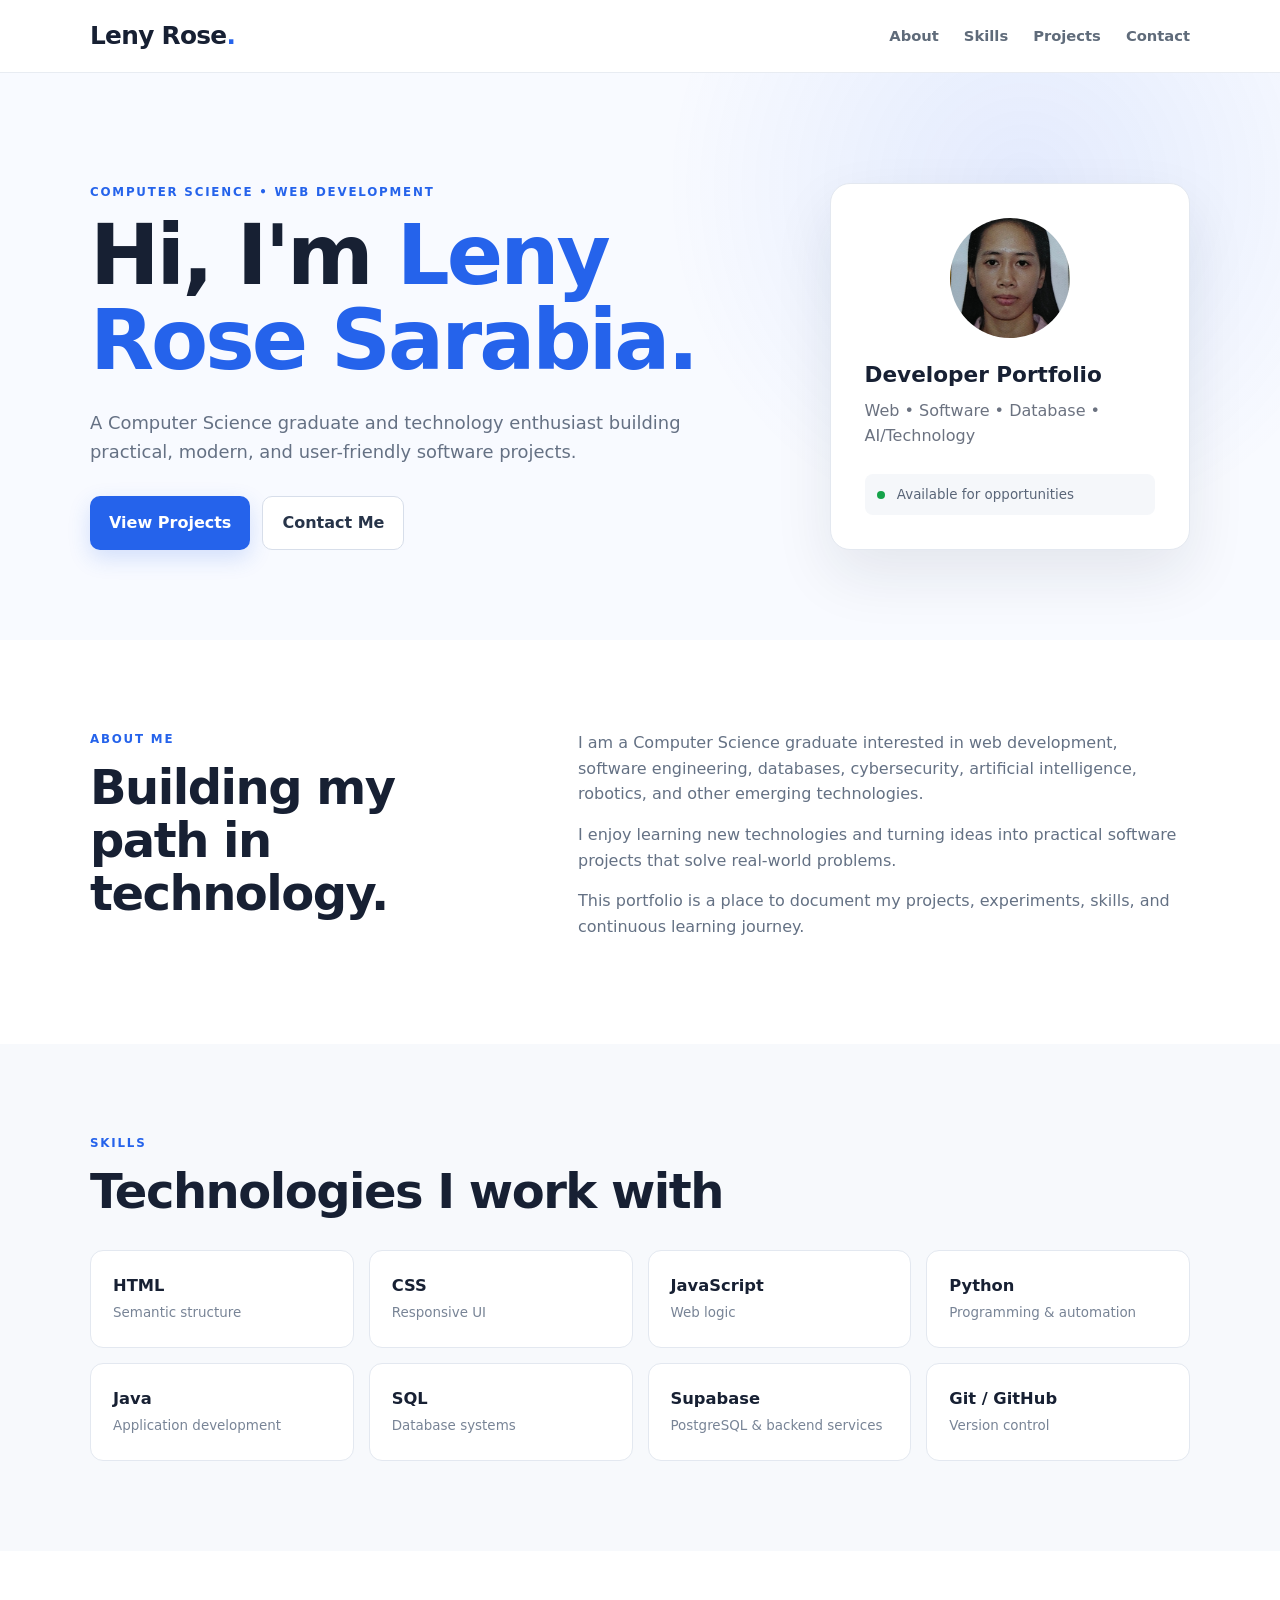
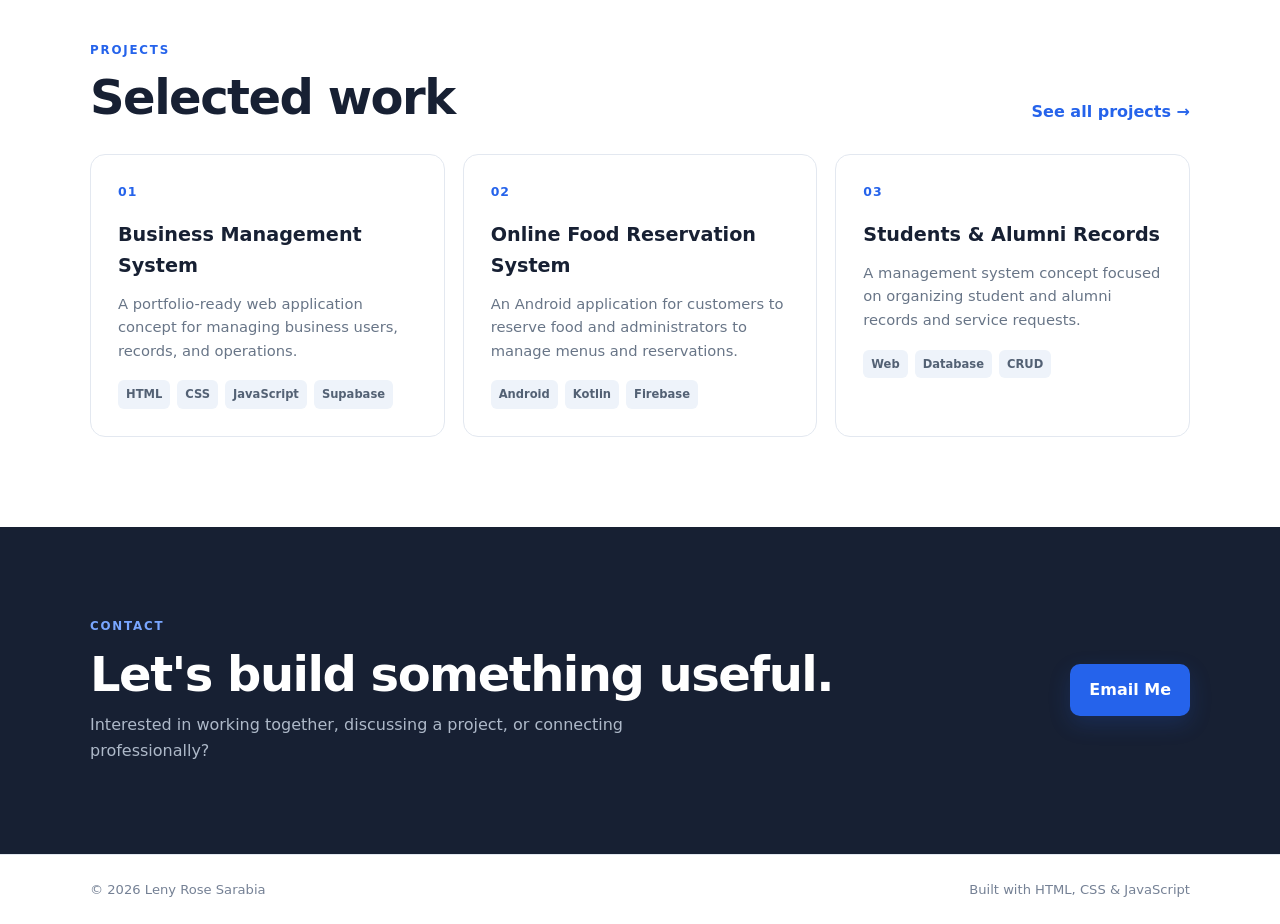
<file: index.html>
<!DOCTYPE html>
<html lang="en">

<head>

  <meta charset="UTF-8">
  <meta name="viewport" content="width=device-width, initial-scale=1.0">

  <meta
    name="description"
    content="Leny Rose Sarabia — Computer Science graduate, developer, and technology enthusiast."
  >

  <meta name="author" content="Leny Rose Sarabia">

  <title>Leny Rose Sarabia | Portfolio</title>

  <link rel="stylesheet" href="style.css">

</head>

<body>

  <!-- ================= HEADER ================= -->
  <header class="site-header">

    <nav class="nav container">

      <a
        class="brand"
        href="index.html"
        aria-label="Leny Rose Sarabia home"
      >
        Leny Rose<span>.</span>
      </a>

      <!-- Desktop Navigation -->
      <div class="nav-links" id="navLinks">

        <a href="#about">About</a>

        <a href="#skills">Skills</a>

        <a href="#projects">Projects</a>

        <a href="#contact">Contact</a>

      </div>

      <!-- Mobile Menu Button -->
      <button
        class="menu-toggle"
        type="button"
        aria-label="Open navigation menu"
        aria-expanded="false"
        aria-controls="navLinks"
      >
        ☰
      </button>

    </nav>

  </header>

  <main>

    <!-- ================= HERO ================= -->
    <section class="hero">

      <div class="container hero-grid">

        <div class="hero-content">

          <p class="eyebrow">
            COMPUTER SCIENCE • WEB DEVELOPMENT
          </p>

          <h1>
            Hi, I'm <span>Leny Rose Sarabia.</span>
          </h1>

          <p class="hero-text">
            A Computer Science graduate and technology enthusiast building
            practical, modern, and user-friendly software projects.
          </p>

          <div class="hero-actions">

            <a class="btn primary" href="#projects">
              View Projects
            </a>

            <a class="btn outline" href="#contact">
              Contact Me
            </a>

          </div>

        </div>

        <div class="hero-card">

          <div class="avatar">
            <img src="profile.jpg" alt="Leny Rise Sarabia">
          </div>

          <h2>
            Developer Portfolio
          </h2>

          <p>
            Web • Software • Database • AI/Technology
          </p>

          <div class="status">
            <span></span>
            Available for opportunities
          </div>

        </div>

      </div>

    </section>

    <!-- ================= ABOUT ================= -->
    <section id="about" class="section">

      <div class="container two-col">

        <div>

          <p class="eyebrow">
            ABOUT ME
          </p>

          <h2>
            Building my path in technology.
          </h2>

        </div>

        <div class="about-text">

          <p>
            I am a Computer Science graduate interested in web development,
            software engineering, databases, cybersecurity, artificial
            intelligence, robotics, and other emerging technologies.
          </p>

          <p>
            I enjoy learning new technologies and turning ideas into
            practical software projects that solve real-world problems.
          </p>

          <p>
            This portfolio is a place to document my projects, experiments,
            skills, and continuous learning journey.
          </p>

        </div>

      </div>

    </section>

    <!-- ================= SKILLS ================= -->
    <section id="skills" class="section section-muted">

      <div class="container">

        <p class="eyebrow">
          SKILLS
        </p>

        <h2>
          Technologies I work with
        </h2>

        <div class="skill-grid">

          <div class="skill-card">
            <strong>HTML</strong>
            <span>Semantic structure</span>
          </div>

          <div class="skill-card">
            <strong>CSS</strong>
            <span>Responsive UI</span>
          </div>

          <div class="skill-card">
            <strong>JavaScript</strong>
            <span>Web logic</span>
          </div>

          <div class="skill-card">
            <strong>Python</strong>
            <span>Programming & automation</span>
          </div>

          <div class="skill-card">
            <strong>Java</strong>
            <span>Application development</span>
          </div>

          <div class="skill-card">
            <strong>SQL</strong>
            <span>Database systems</span>
          </div>

          <div class="skill-card">
            <strong>Supabase</strong>
            <span>PostgreSQL & backend services</span>
          </div>

          <div class="skill-card">
            <strong>Git / GitHub</strong>
            <span>Version control</span>
          </div>

        </div>

      </div>

    </section>

    <!-- ================= PROJECTS ================= -->
    <section id="projects" class="section">

      <div class="container">

        <div class="section-head">

          <div>

            <p class="eyebrow">
              PROJECTS
            </p>

            <h2>
              Selected work
            </h2>

          </div>

          <a class="text-link" href="projects.html">
            See all projects →
          </a>

        </div>

        <div class="project-grid">

          <!-- Project 01 -->
          <article class="project-card">

            <div class="project-number">
              01
            </div>

            <h3>
              Business Management System
            </h3>

            <p>
              A portfolio-ready web application concept for managing
              business users, records, and operations.
            </p>

            <div class="tags">

              <span>HTML</span>
              <span>CSS</span>
              <span>JavaScript</span>
              <span>Supabase</span>

            </div>

          </article>

          <!-- Project 02 -->
          <article class="project-card">

            <div class="project-number">
              02
            </div>

            <h3>
              Online Food Reservation System
            </h3>

            <p>
              An Android application for customers to reserve food and
              administrators to manage menus and reservations.
            </p>

            <div class="tags">

              <span>Android</span>
              <span>Kotlin</span>
              <span>Firebase</span>

            </div>

          </article>

          <!-- Project 03 -->
          <article class="project-card">

            <div class="project-number">
              03
            </div>

            <h3>
              Students & Alumni Records
            </h3>

            <p>
              A management system concept focused on organizing student
              and alumni records and service requests.
            </p>

            <div class="tags">

              <span>Web</span>
              <span>Database</span>
              <span>CRUD</span>

            </div>

          </article>

        </div>

      </div>

    </section>

    <!-- ================= CONTACT ================= -->
    <section id="contact" class="section contact-section">

      <div class="container contact-card">

        <div>

          <p class="eyebrow">
            CONTACT
          </p>

          <h2>
            Let's build something useful.
          </h2>

          <p>
            Interested in working together, discussing a project,
            or connecting professionally?
          </p>

        </div>

        <a
          class="btn primary"
          href="mailto:lenyrosesarabia@gmail.com"
        >
          Email Me
        </a>

      </div>

    </section>

  </main>

  <!-- ================= FOOTER ================= -->
  <footer class="footer">

    <div class="container footer-inner">

      <span>
        © <span id="year"></span> Leny Rose Sarabia
      </span>

      <span>
        Built with HTML, CSS & JavaScript
      </span>

    </div>

  </footer>

  <script src="script.js"></script>

</body>

</html>
</file>
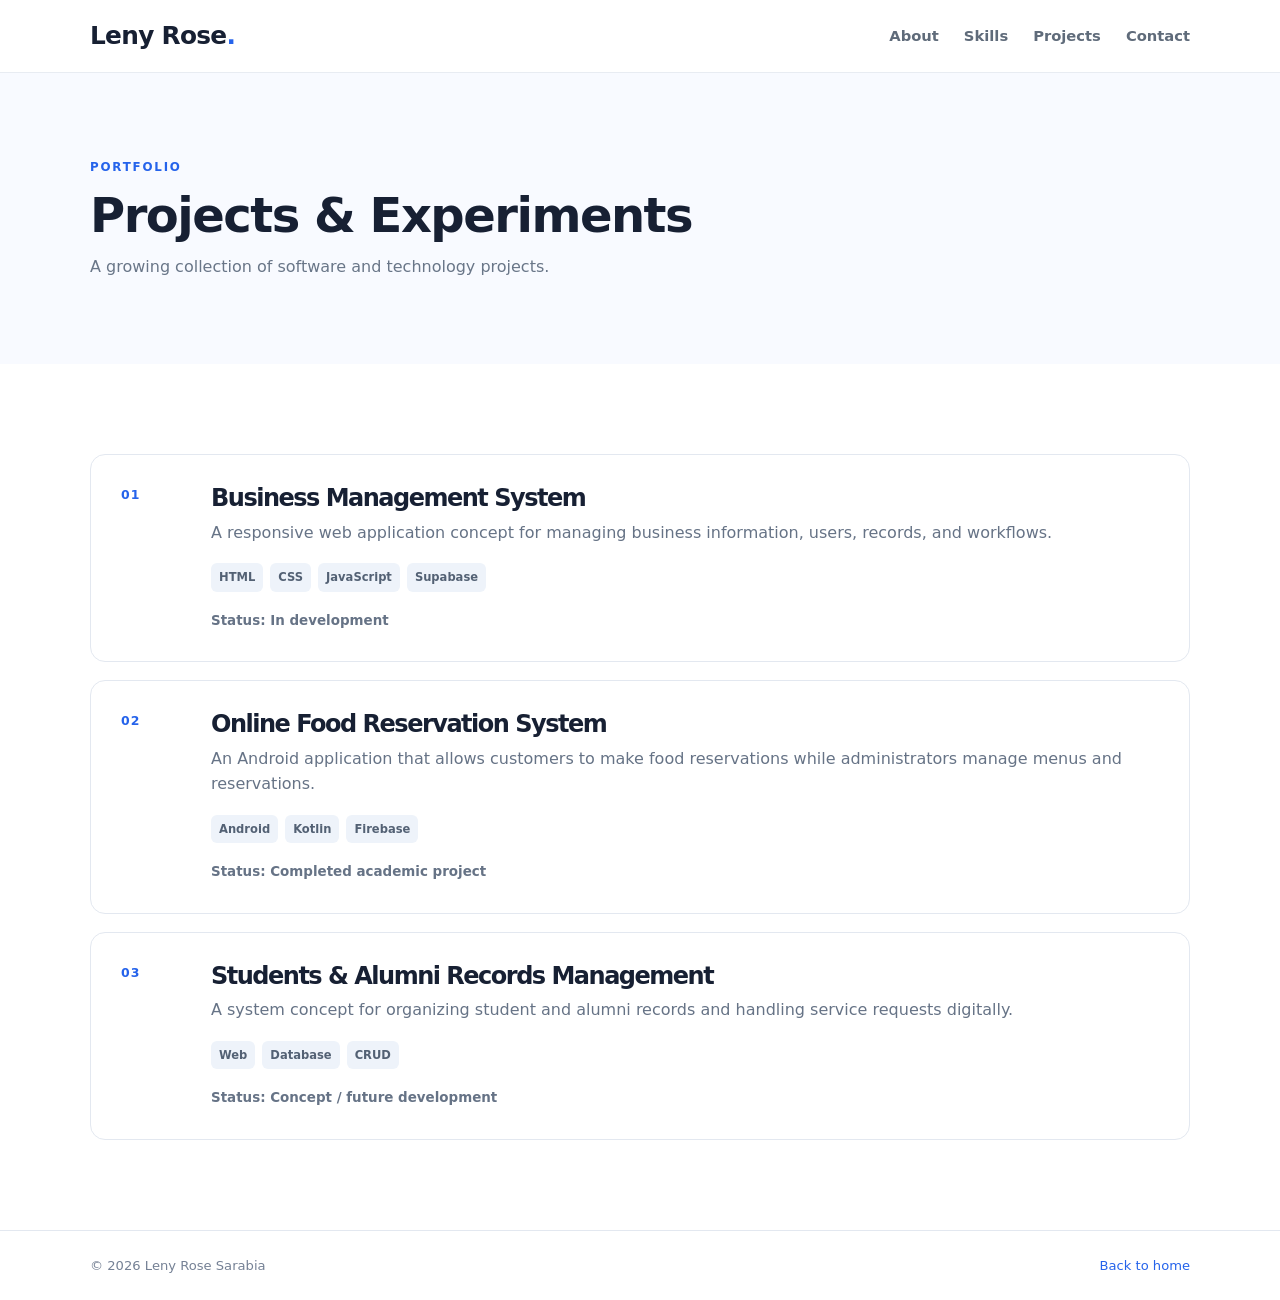
<file: projects.html>
<!DOCTYPE html>
<html lang="en">

<head>

  <meta charset="UTF-8">
  <meta name="viewport" content="width=device-width, initial-scale=1.0">

  <meta
    name="description"
    content="Projects and experiments by Leny Rose Sarabia, Computer Science graduate and developer."
  >

  <meta name="author" content="Leny Rose Sarabia">

  <title>Projects | Leny Rose Sarabia</title>

  <link rel="stylesheet" href="style.css">

</head>

<body>

  <!-- ================= HEADER ================= -->
  <header class="site-header">

    <nav class="nav container">

      <a
        class="brand"
        href="index.html"
        aria-label="Leny Rose Sarabia home"
      >
        Leny Rose<span>.</span>
      </a>

      <!-- Desktop Navigation -->
      <div class="nav-links" id="navLinks">

        <a href="index.html#about">
          About
        </a>

        <a href="index.html#skills">
          Skills
        </a>

        <a href="index.html#projects">
          Projects
        </a>

        <a href="index.html#contact">
          Contact
        </a>

      </div>

      <!-- Mobile Menu Button -->
      <button
        class="menu-toggle"
        type="button"
        aria-label="Open navigation menu"
        aria-expanded="false"
        aria-controls="navLinks"
      >
        ☰
      </button>

    </nav>

  </header>

  <main>

    <!-- ================= PAGE HERO ================= -->
    <section class="page-hero">

      <div class="container">

        <p class="eyebrow">
          PORTFOLIO
        </p>

        <h1>
          Projects & Experiments
        </h1>

        <p>
          A growing collection of software and technology projects.
        </p>

      </div>

    </section>

    <!-- ================= PROJECT LIST ================= -->
    <section class="section">

      <div class="container project-list">

        <!-- Project 01 -->
        <article class="project-detail">

          <div class="project-number">
            01
          </div>

          <div>

            <h2>
              Business Management System
            </h2>

            <p>
              A responsive web application concept for managing
              business information, users, records, and workflows.
            </p>

            <div class="tags">

              <span>HTML</span>
              <span>CSS</span>
              <span>JavaScript</span>
              <span>Supabase</span>

            </div>

            <p class="project-status">
              Status: In development
            </p>

          </div>

        </article>

        <!-- Project 02 -->
        <article class="project-detail">

          <div class="project-number">
            02
          </div>

          <div>

            <h2>
              Online Food Reservation System
            </h2>

            <p>
              An Android application that allows customers to make
              food reservations while administrators manage menus
              and reservations.
            </p>

            <div class="tags">

              <span>Android</span>
              <span>Kotlin</span>
              <span>Firebase</span>

            </div>

            <p class="project-status">
              Status: Completed academic project
            </p>

          </div>

        </article>

        <!-- Project 03 -->
        <article class="project-detail">

          <div class="project-number">
            03
          </div>

          <div>

            <h2>
              Students & Alumni Records Management
            </h2>

            <p>
              A system concept for organizing student and alumni
              records and handling service requests digitally.
            </p>

            <div class="tags">

              <span>Web</span>
              <span>Database</span>
              <span>CRUD</span>

            </div>

            <p class="project-status">
              Status: Concept / future development
            </p>

          </div>

        </article>

      </div>

    </section>

  </main>

  <!-- ================= FOOTER ================= -->
  <footer class="footer">

    <div class="container footer-inner">

      <span>
        © <span id="year"></span> Leny Rose Sarabia
      </span>

      <a href="index.html">
        Back to home
      </a>

    </div>

  </footer>

  <script src="script.js"></script>

</body>

</html>
</file>
<file: style.css>
/* =========================================================
   RESET
========================================================= */

* {
  margin: 0;
  padding: 0;
  box-sizing: border-box;
}

/* =========================================================
   BASE
========================================================= */

html {
  scroll-behavior: smooth;
  scroll-padding-top: 90px;
}

body {
  font-family:
    Inter,
    ui-sans-serif,
    system-ui,
    -apple-system,
    BlinkMacSystemFont,
    "Segoe UI",
    sans-serif;

  color: #172033;
  background: #ffffff;
  line-height: 1.6;
}

a {
  color: inherit;
}

button,
input,
textarea {
  font: inherit;
}

button {
  cursor: pointer;
}

.container {
  width: min(1100px, 92%);
  margin: 0 auto;
}

/* =========================================================
   HEADER / NAVIGATION
========================================================= */

.site-header {
  background: rgba(255, 255, 255, 0.94);
  backdrop-filter: blur(12px);

  border-bottom: 1px solid #e8ecf2;

  position: sticky;
  top: 0;

  z-index: 100;
}

.nav {
  min-height: 72px;

  display: flex;
  align-items: center;
  justify-content: space-between;

  gap: 20px;

  position: relative;
}

.brand {
  text-decoration: none;

  font-size: 1.55rem;
  font-weight: 800;

  letter-spacing: -0.7px;

  white-space: nowrap;
}

.brand span {
  color: #2563eb;
}

/* Desktop navigation */

.nav-links {
  display: flex;
  align-items: center;

  gap: 25px;
}

.nav-links a {
  text-decoration: none;

  color: #5f6b7a;

  font-size: 0.92rem;
  font-weight: 600;

  transition: color 0.2s ease;
}

.nav-links a:hover {
  color: #2563eb;
}

/* Mobile menu button */

.menu-toggle {
  display: none;

  border: 0;
  background: transparent;

  color: #172033;

  font-size: 1.6rem;

  line-height: 1;

  padding: 8px;

  border-radius: 8px;
}

.menu-toggle:hover {
  background: #f1f5f9;
}

/* =========================================================
   HERO
========================================================= */

.hero {
  padding: 110px 0 90px;

  background:
    radial-gradient(
      circle at 80% 20%,
      rgba(37, 99, 235, 0.10),
      transparent 32%
    ),
    #f8faff;
}

.hero-grid {
  display: grid;

  grid-template-columns: 1.3fr 0.7fr;

  gap: 70px;

  align-items: center;
}

.eyebrow {
  color: #2563eb;

  font-size: 0.74rem;
  font-weight: 800;

  letter-spacing: 1.8px;

  margin-bottom: 12px;
}

.hero h1 {
  font-size: clamp(2.8rem, 7vw, 5.2rem);

  line-height: 1.02;

  letter-spacing: -3px;

  max-width: 800px;
}

.hero h1 span {
  color: #2563eb;
}

.hero-text {
  max-width: 650px;

  color: #657184;

  font-size: 1.12rem;

  margin: 25px 0 30px;
}

/* =========================================================
   BUTTONS
========================================================= */

.hero-actions {
  display: flex;

  gap: 12px;

  flex-wrap: wrap;
}

.btn {
  display: inline-flex;

  justify-content: center;
  align-items: center;

  text-decoration: none;

  border: 0;
  border-radius: 10px;

  padding: 13px 19px;

  font-weight: 750;

  cursor: pointer;

  transition:
    transform 0.2s ease,
    background 0.2s ease,
    box-shadow 0.2s ease;
}

.btn:hover {
  transform: translateY(-2px);
}

.primary {
  background: #2563eb;

  color: #ffffff;

  box-shadow:
    0 8px 22px rgba(37, 99, 235, 0.18);
}

.primary:hover {
  background: #1d4ed8;
}

.outline {
  border: 1px solid #d7deea;

  background: #ffffff;

  color: #273449;
}

.outline:hover {
  background: #f8fafc;
}

/* =========================================================
   HERO CARD
========================================================= */

.hero-card {
  background: #ffffff;

  border: 1px solid #e3e8f0;

  border-radius: 20px;

  padding: 34px;

  box-shadow:
    0 25px 60px rgba(20, 32, 55, 0.09);
}

.avatar {
  width: 120px;
  height: 120px;
  border-radius: 50%;
  overflow: hidden;
  margin: 0 auto 20px;
}

.avatar img {
  width: 100%;
  height: 100%;
  object-fit: cover;
  display: block;
}

.hero-card h2 {
  font-size: 1.35rem;

  margin-bottom: 5px;
}

.hero-card p {
  color: #6b7280;
}

.status {
  margin-top: 25px;

  padding: 10px 12px;

  border-radius: 8px;

  background: #f5f7fa;

  color: #596578;

  font-size: 0.84rem;
}

.status span {
  display: inline-block;

  width: 8px;
  height: 8px;

  border-radius: 50%;

  background: #16a34a;

  margin-right: 8px;
}

/* =========================================================
   SECTIONS
========================================================= */

.section {
  padding: 90px 0;
}

.section-muted {
  background: #f7f9fc;
}

.section h2,
.page-hero h1 {
  font-size: clamp(2rem, 4vw, 3rem);

  line-height: 1.1;

  letter-spacing: -1.5px;
}

/* =========================================================
   ABOUT
========================================================= */

.two-col {
  display: grid;

  grid-template-columns: 0.8fr 1.2fr;

  gap: 80px;
}

.about-text p {
  color: #647184;

  margin-bottom: 15px;
}

/* =========================================================
   SKILLS
========================================================= */

.skill-grid {
  display: grid;

  grid-template-columns: repeat(4, 1fr);

  gap: 15px;

  margin-top: 32px;
}

.skill-card {
  padding: 22px;

  background: #ffffff;

  border: 1px solid #e3e8f0;

  border-radius: 13px;

  transition:
    transform 0.2s ease,
    box-shadow 0.2s ease;
}

.skill-card:hover {
  transform: translateY(-3px);

  box-shadow:
    0 12px 25px rgba(20, 32, 55, 0.07);
}

.skill-card strong {
  display: block;

  font-size: 1.02rem;
}

.skill-card span {
  color: #788496;

  font-size: 0.84rem;
}

/* =========================================================
   PROJECTS
========================================================= */

.section-head {
  display: flex;

  justify-content: space-between;
  align-items: end;

  gap: 25px;

  margin-bottom: 30px;
}

.text-link {
  color: #2563eb;

  text-decoration: none;

  font-weight: 700;

  white-space: nowrap;
}

.text-link:hover {
  text-decoration: underline;
}

.project-grid {
  display: grid;

  grid-template-columns: repeat(3, 1fr);

  gap: 18px;
}

.project-card {
  border: 1px solid #e3e8f0;

  border-radius: 15px;

  padding: 27px;

  background: #ffffff;

  transition:
    transform 0.2s ease,
    box-shadow 0.2s ease;
}

.project-card:hover {
  transform: translateY(-4px);

  box-shadow:
    0 18px 35px rgba(20, 32, 55, 0.08);
}

.project-number {
  color: #2563eb;

  font-weight: 800;

  font-size: 0.78rem;

  letter-spacing: 1px;

  margin-bottom: 18px;
}

.project-card h3 {
  font-size: 1.2rem;

  margin-bottom: 10px;
}

.project-card p {
  color: #687587;

  font-size: 0.92rem;
}

/* =========================================================
   TAGS
========================================================= */

.tags {
  display: flex;

  flex-wrap: wrap;

  gap: 7px;

  margin-top: 18px;
}

.tags span {
  font-size: 0.72rem;

  padding: 5px 8px;

  background: #eef3fa;

  border-radius: 6px;

  color: #536174;

  font-weight: 700;
}

/* =========================================================
   CONTACT
========================================================= */

.contact-section {
  background: #172033;

  color: #ffffff;
}

.contact-card {
  display: flex;

  justify-content: space-between;
  align-items: center;

  gap: 30px;
}

.contact-card p:not(.eyebrow) {
  color: #aeb9c9;

  margin-top: 12px;

  max-width: 650px;
}

.contact-section .eyebrow {
  color: #79a6ff;
}

/* =========================================================
   FOOTER
========================================================= */

.footer {
  border-top: 1px solid #e3e8f0;

  padding: 24px 0;

  color: #758195;

  font-size: 0.82rem;
}

.footer-inner {
  display: flex;

  justify-content: space-between;

  gap: 20px;
}

.footer a {
  color: #2563eb;

  text-decoration: none;
}

.footer a:hover {
  text-decoration: underline;
}

/* =========================================================
   PROJECTS PAGE
========================================================= */

.page-hero {
  padding: 85px 0;

  background: #f8faff;
}

.page-hero p:last-child {
  color: #697688;

  margin-top: 12px;
}

.project-list {
  display: grid;

  gap: 18px;
}

.project-detail {
  display: grid;

  grid-template-columns: 70px 1fr;

  gap: 20px;

  padding: 30px;

  border: 1px solid #e3e8f0;

  border-radius: 15px;

  background: #ffffff;
}

.project-detail h2 {
  font-size: 1.5rem;

  margin-bottom: 8px;
}

.project-detail p {
  color: #667386;
}

.project-status {
  font-size: 0.84rem;

  margin-top: 18px;

  font-weight: 700;
}

/* =========================================================
   FOCUS ACCESSIBILITY
========================================================= */

button:focus-visible,
a:focus-visible {
  outline: 3px solid rgba(37, 99, 235, 0.25);

  outline-offset: 3px;
}

/* =========================================================
   TABLET
========================================================= */

@media (max-width: 900px) {

  .hero-grid {
    grid-template-columns: 1fr;

    gap: 45px;
  }

  .hero-card {
    max-width: 600px;
  }

  .two-col {
    grid-template-columns: 1fr;

    gap: 40px;
  }

  .skill-grid {
    grid-template-columns: repeat(2, 1fr);
  }

  .project-grid {
    grid-template-columns: repeat(2, 1fr);
  }

}

/* =========================================================
   MOBILE NAVIGATION
========================================================= */

@media (max-width: 800px) {

  .nav {
    min-height: 68px;
  }

  .menu-toggle {
    display: block;
  }

  .nav-links {
    display: none;

    position: absolute;

    top: 68px;

    left: 0;
    right: 0;

    flex-direction: column;

    align-items: stretch;

    gap: 0;

    background: #ffffff;

    border-bottom: 1px solid #e5e7eb;

    box-shadow:
      0 12px 25px rgba(15, 23, 42, 0.08);

    padding: 10px 4%;
  }

  .nav-links.open {
    display: flex;
  }

  .nav-links a {
    padding: 14px 0;

    border-bottom: 1px solid #f1f5f9;
  }

  .nav-links a:last-child {
    border-bottom: 0;
  }

  .contact-card {
    flex-direction: column;

    align-items: flex-start;
  }

  .section-head {
    align-items: flex-start;

    flex-direction: column;
  }

}

/* =========================================================
   SMALL TABLETS / LARGE PHONES
========================================================= */

@media (max-width: 650px) {

  .hero {
    padding: 80px 0 65px;
  }

  .hero h1 {
    letter-spacing: -2px;
  }

  .hero-card {
    padding: 28px;
  }

  .section {
    padding: 70px 0;
  }

  .project-grid {
    grid-template-columns: 1fr;
  }

  .project-detail {
    grid-template-columns: 1fr;

    gap: 5px;
  }

}

/* =========================================================
   SMALL PHONES
========================================================= */

@media (max-width: 520px) {

  .container {
    width: min(92%, 1100px);
  }

  .hero {
    padding: 70px 0 55px;
  }

  .hero h1 {
    font-size: clamp(2.5rem, 13vw, 3.5rem);

    letter-spacing: -2px;
  }

  .hero-text {
    font-size: 1rem;
  }

  .hero-actions {
    flex-direction: column;

    align-items: stretch;
  }

  .btn {
    width: 100%;
  }

  .skill-grid {
    grid-template-columns: 1fr;
  }

  .section {
    padding: 60px 0;
  }

  .section h2,
  .page-hero h1 {
    font-size: 2rem;
  }

  .project-card {
    padding: 23px;
  }

  .project-detail {
    padding: 23px;
  }

  .footer-inner {
    flex-direction: column;

    align-items: flex-start;
  }

  .page-hero {
    padding: 65px 0;
  }

}

/* =========================================================
   VERY SMALL PHONES
========================================================= */

@media (max-width: 360px) {

  .brand {
    font-size: 1.35rem;
  }

  .hero h1 {
    font-size: 2.35rem;
  }

  .hero-card {
    padding: 23px;
  }

  .avatar {
    width: 75px;
    height: 75px;
  }

}
</file>
